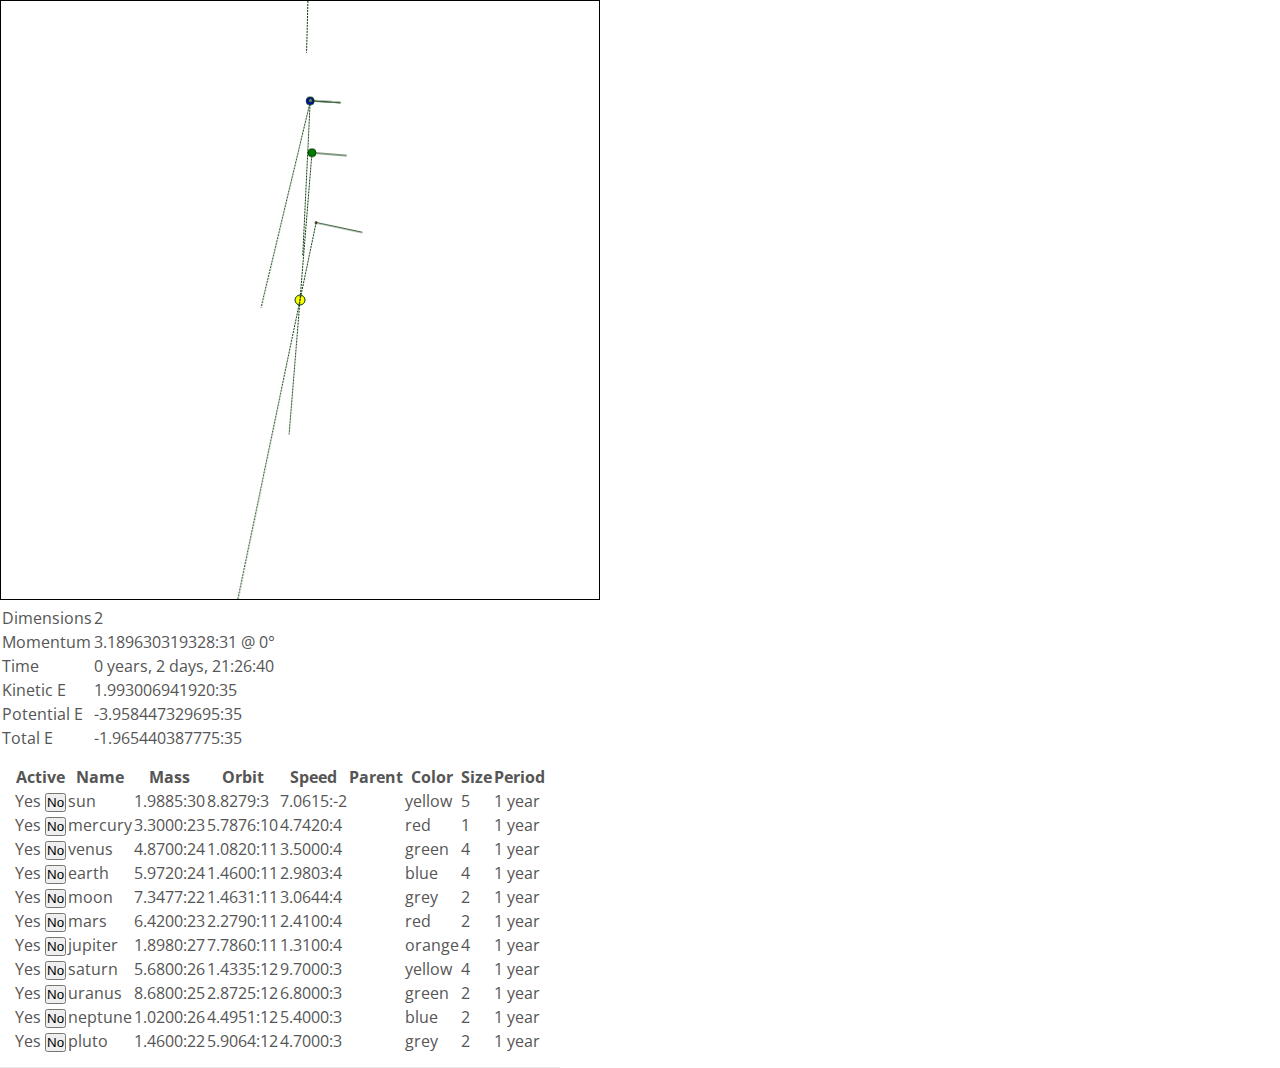
<file: index.html>
<!DOCTYPE html>
<html lang="en">

<head>
  <meta charset="UTF-8">
  <link href="https://fonts.googleapis.com/css?family=Open+Sans:100,300,400,600" rel="stylesheet" type="text/css">
  <link href="http://code.ionicframework.com/ionicons/2.0.1/css/ionicons.min.css" rel="stylesheet" type="text/css">
  <link type="text/css" rel="stylesheet" href="style.css">
  <title>Gravity</title>
</head>

<body>
  <div class="drawing">
    <canvas class="planets" id="canvas" width="600" height="600"></canvas>
  </div>

  <div class="info">
    <table class="info">
      <tr>
        <td><div class="info__label">Dimensions</div></td>
        <td><div class="info__dimensions--value">--2--</div></td>
      </tr><tr>
        <td><div class="info__label">Momentum</div></td>
        <td><div class="info__momentum--value">1.2345:21</div></td>
      </tr><tr>
        <td><div class="info__label">Time</div></td>
        <td><div class="info__time--value">yyyy:dddd:hh:mm:ss</div></td>
      </tr><tr>
        <td><div class="info__label">Kinetic E</div></td>
        <td><div class="info__kinetic--value">1.2345:21</div></td>
      </tr><tr>
        <td><div class="info__label">Potential E</div></td>
        <td><div class="info__potential--value">1.2345:21</div></td>
      </tr><tr>
        <td><div class="info__label">Total E</div></td>
        <td><div class="info__total--value">1.2345:21</div></td>
      </tr>
    </table>
  </div>

  
  <table class="item__list">
    <tr class="item">
      <th><div class="item__active">Active</div></th>
      <th><div class="item__name">Name</div></th>
      <th><div class="item__mass">Mass</div></th>
      <th><div class="item__orbit">Orbit</div></th>
      <th><div class="item__speed">Speed</div></th>
      <th><div class="item__parent">Parent</div></th>
      <th><div class="item__color">Color</div></th>
      <th><div class="item__size">Size</div></th>
      <th><div class="item__period">Period</div></th>
    </tr>
  </table>
</body>
<script src="gravity.js"></script>
</file>
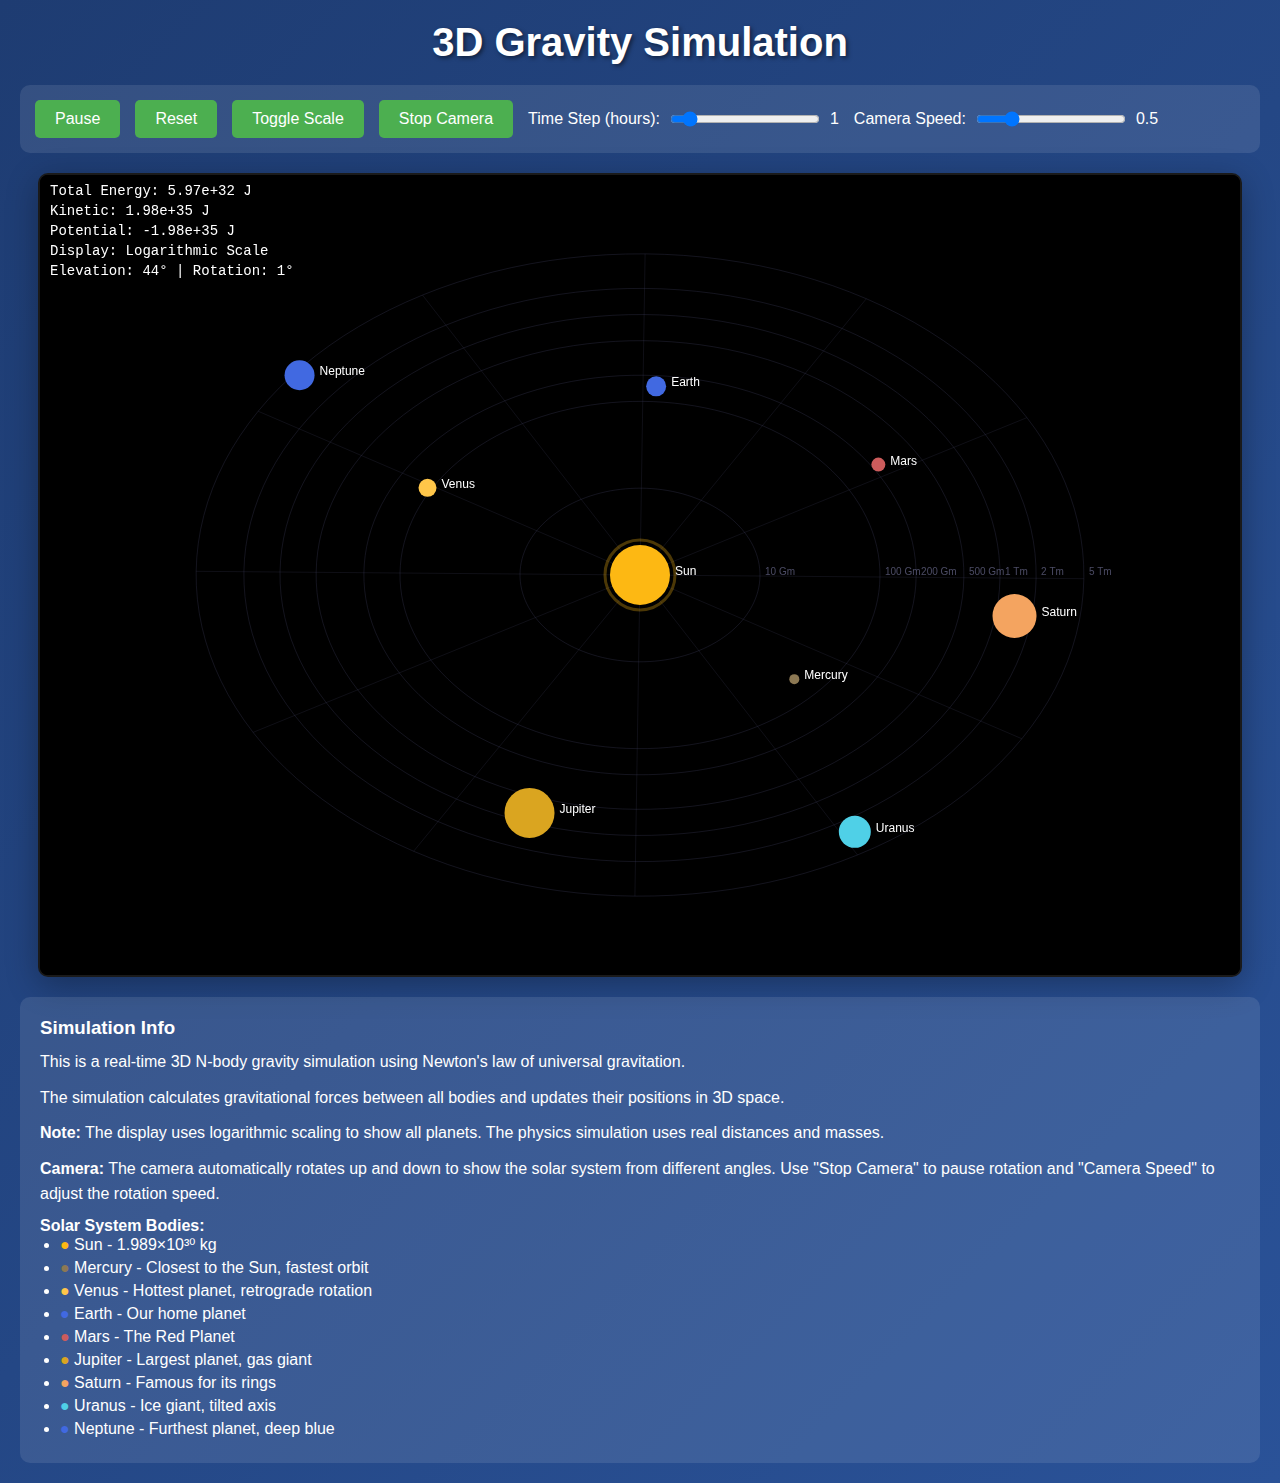
<file: gravity_simulation.html>
<!DOCTYPE html>
<html lang="en">
<head>
    <meta charset="UTF-8">
    <meta name="viewport" content="width=device-width, initial-scale=1.0">
    <title>3D Gravity Simulation</title>
    <link rel="stylesheet" href="styled_components.css">
</head>
<body>
    <div class="container">
        <h1>3D Gravity Simulation</h1>
        <div class="controls">
            <button id="pauseBtn" onclick="togglePause()">Pause</button>
            <button onclick="resetSimulation()">Reset</button>
            <button onclick="toggleScale()">Toggle Scale</button>
            <button id="cameraRotateBtn" onclick="toggleCameraRotation()">Stop Camera</button>
            <label>
                Time Step (hours): 
                <input type="range" id="timeStep" min="0.1" max="10" step="0.1" value="1" 
                       oninput="uni.setTimeStep(this.value * 3600); document.getElementById('timeStepValue').textContent = this.value;">
                <span id="timeStepValue">1</span>
            </label>
            <label>
                Camera Speed: 
                <input type="range" id="cameraSpeed" min="0.1" max="2" step="0.1" value="0.5" 
                       oninput="setCameraSpeed(this.value); document.getElementById('cameraSpeedValue').textContent = this.value;">
                <span id="cameraSpeedValue">0.5</span>
            </label>
        </div>
        <canvas id="universe" width="1200" height="800"></canvas>
        <div class="info">
            <h3>Simulation Info</h3>
            <p>This is a real-time 3D N-body gravity simulation using Newton's law of universal gravitation.</p>
            <p>The simulation calculates gravitational forces between all bodies and updates their positions in 3D space.</p>
            <p><strong>Note:</strong> The display uses logarithmic scaling to show all planets. The physics simulation uses real distances and masses.</p>
            <p><strong>Camera:</strong> The camera automatically rotates up and down to show the solar system from different angles. Use "Stop Camera" to pause rotation and "Camera Speed" to adjust the rotation speed.</p>
            <h4>Solar System Bodies:</h4>
            <ul>
                <li><strong style="color: #FDB813;">●</strong> Sun - 1.989×10³⁰ kg</li>
                <li><strong style="color: #8C7853;">●</strong> Mercury - Closest to the Sun, fastest orbit</li>
                <li><strong style="color: #FFC649;">●</strong> Venus - Hottest planet, retrograde rotation</li>
                <li><strong style="color: #4169E1;">●</strong> Earth - Our home planet</li>
                <li><strong style="color: #CD5C5C;">●</strong> Mars - The Red Planet</li>
                <li><strong style="color: #DAA520;">●</strong> Jupiter - Largest planet, gas giant</li>
                <li><strong style="color: #F4A460;">●</strong> Saturn - Famous for its rings</li>
                <li><strong style="color: #4FD0E7;">●</strong> Uranus - Ice giant, tilted axis</li>
                <li><strong style="color: #4169E1;">●</strong> Neptune - Furthest planet, deep blue</li>
            </ul>
        </div>
    </div>
    <script src="gravity_simulation.js"></script>
</body>
</html>
</file>
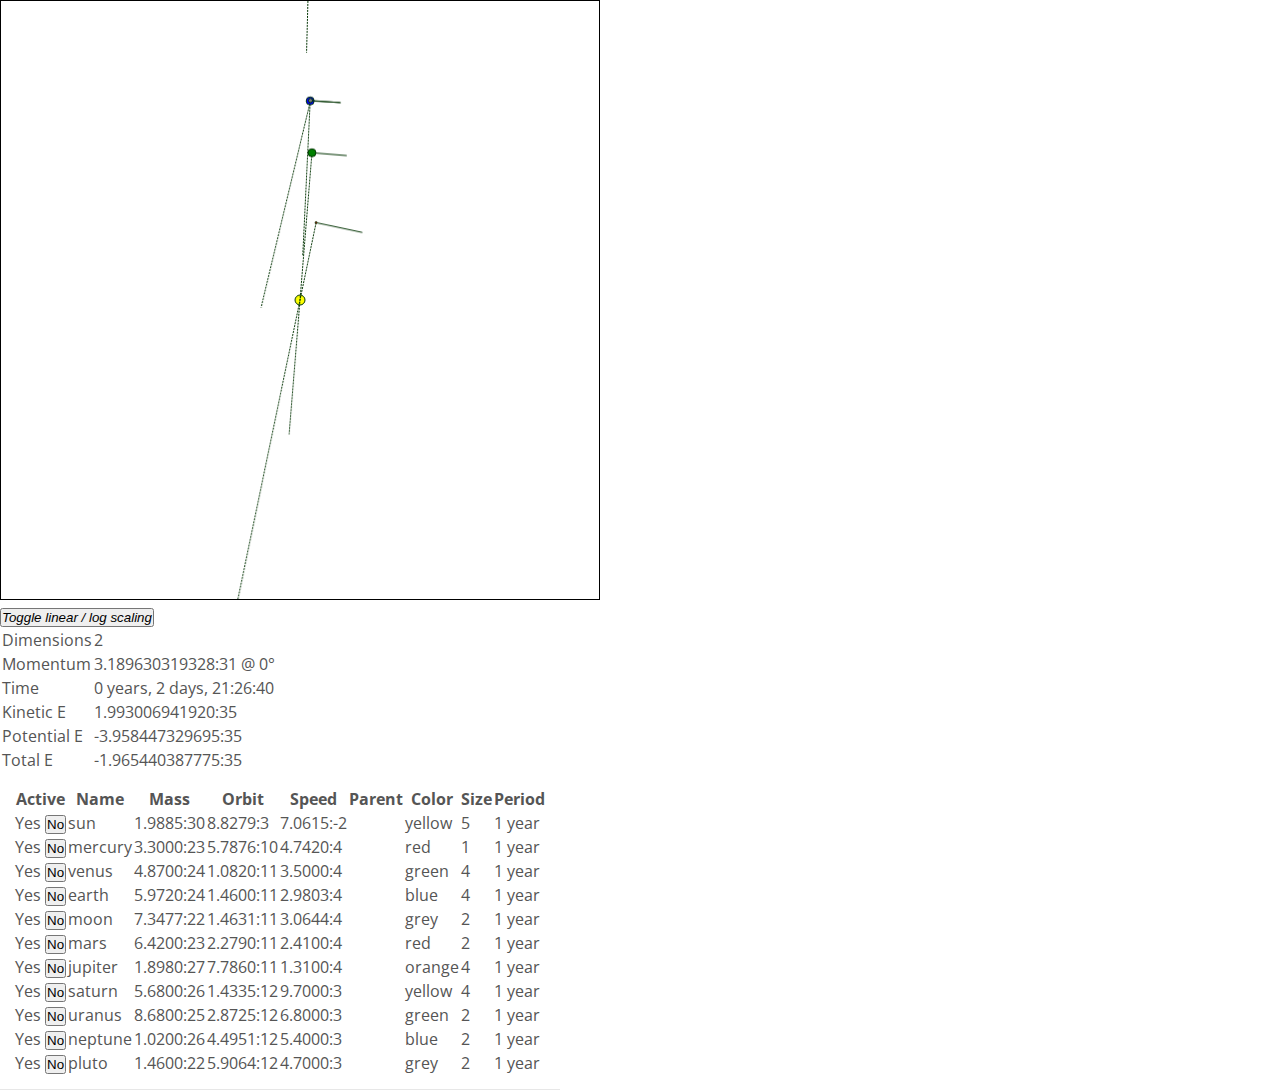
<file: index-new.html>
<!DOCTYPE html>
<html lang="en">

<head>
  <meta charset="UTF-8">
  <link href="https://fonts.googleapis.com/css?family=Open+Sans:100,300,400,600" rel="stylesheet" type="text/css">
  <link href="http://code.ionicframework.com/ionicons/2.0.1/css/ionicons.min.css" rel="stylesheet" type="text/css">
  <link type="text/css" rel="stylesheet" href="style.css">
  <title>Gravity</title>
</head>

<body>
  <div class="drawing">
    <canvas class="planets" id="canvas" width="600" height="600"></canvas>
  </div>

  <div class="info">
    <table class="info">
      <tr>
        <td><div class="info__label">Dimensions</div></td>
        <td><div class="info__dimensions--value">--2--</div></td>
      </tr><tr>
        <td><div class="info__label">Momentum</div></td>
        <td><div class="info__momentum--value">1.2345:21</div></td>
      </tr><tr>
        <td><div class="info__label">Time</div></td>
        <td><div class="info__time--value">yyyy:dddd:hh:mm:ss</div></td>
      </tr><tr>
        <td><div class="info__label">Kinetic E</div></td>
        <td><div class="info__kinetic--value">1.2345:21</div></td>
      </tr><tr>
        <td><div class="info__label">Potential E</div></td>
        <td><div class="info__potential--value">1.2345:21</div></td>
      </tr><tr>
        <td><div class="info__label">Total E</div></td>
        <td><div class="info__total--value">1.2345:21</div></td>
      </tr>
      <div class="control__container">
        <button class="toggle_log__btn"><i class="ion-ios-checkmark-outline">Toggle linear / log scaling</i></button>
    </div>
    </table>
  </div>

  
  <table class="item__list">
    <tr class="item">
      <th><div class="item__active">Active</div></th>
      <th><div class="item__name">Name</div></th>
      <th><div class="item__mass">Mass</div></th>
      <th><div class="item__orbit">Orbit</div></th>
      <th><div class="item__speed">Speed</div></th>
      <th><div class="item__parent">Parent</div></th>
      <th><div class="item__color">Color</div></th>
      <th><div class="item__size">Size</div></th>
      <th><div class="item__period">Period</div></th>
    </tr>
  </table>
</body>
<script src="gravity.js"></script>
</file>
<file: style.css>
/**********************************************
*** GENERAL
**********************************************/

* {
    margin: 0;
    padding: 0;
    box-sizing: border-box;
}

.clearfix::after {
    content: "";
    display: table;
    clear: both;
}

body {
    color: #555;
    font-family: Open Sans;
    font-size: 16px;
    position: relative;
    height: 100vh;
    font-weight: 400;
}

.right { float: right; }
.red { color: #FF5049 !important; }
.red-focus:focus { border: 1px solid #FF5049 !important; }

/**********************************************
*** TOP PART
**********************************************/

.planets {
    width: 600px;
    height: 600px;
    /*background-image: linear-gradient(rgba(0, 0, 0, 0.35), rgba(0, 0, 0, 0.35)), url(background.jpg);*/
    background-size: cover;
    background-position: center;    
    position: relative; 
    left: 0; 
    top: 0; 
    z-index: 0; 
    border:1px solid #000000;
}


.budget {
    position: absolute;
    width: 350px;
    top: 50%;
    left: 50%;
    transform: translate(-50%, -50%);
    color: #fff;
}

.budget__title {
    font-size: 18px;
    text-align: center;
    margin-bottom: 10px;
    font-weight: 300;
}

.budget__value {
    font-weight: 300;
    font-size: 46px;
    text-align: center;
    margin-bottom: 25px;
    letter-spacing: 2px;
}

.budget__income,
.budget__expenses {
    padding: 12px;
    text-transform: uppercase;
}

.budget__income {
    margin-bottom: 10px;
    background-color: #28B9B5;
}

.budget__expenses {
    background-color: #FF5049;
}

.budget__income--text,
.budget__expenses--text {
    float: left;
    font-size: 13px;
    color: #444;
    margin-top: 2px;
}

.budget__income--value,
.budget__expenses--value {
    letter-spacing: 1px;
    float: left;
}

.budget__income--percentage,
.budget__expenses--percentage {
    float: left;
    width: 34px;
    font-size: 11px;
    padding: 3px 0;
    margin-left: 10px;
}

.budget__expenses--percentage {
    background-color: rgba(255, 255, 255, 0.2);
    text-align: center;
    border-radius: 3px;
}


/**********************************************
*** BOTTOM PART
**********************************************/

/***** FORM *****/
.add {
    padding: 14px;
    border-bottom: 1px solid #e7e7e7;
    background-color: #f7f7f7;
}

.add__container {
    margin: 0 auto;
    text-align: center;
}

.add__type {
    width: 55px;
    border: 1px solid #e7e7e7;
    height: 44px;
    font-size: 18px;
    color: inherit;
    background-color: #fff;
    margin-right: 10px;
    font-weight: 300;
    transition: border 0.3s;
}

.add__description,
.add__value {
    border: 1px solid #e7e7e7;
    background-color: #fff;
    color: inherit;
    font-family: inherit;
    font-size: 14px;
    padding: 12px 15px;
    margin-right: 10px;
    border-radius: 5px;
    transition: border 0.3s;
}

.add__description { width: 400px;}
.add__value { width: 100px;}

.add__btn {
    font-size: 35px;
    background: none;
    border: none;
    color: #28B9B5;
    cursor: pointer;
    display: inline-block;
    vertical-align: middle;
    line-height: 1.1;
    margin-left: 10px;
}

.add__btn:active { transform: translateY(2px); }

.add__type:focus,
.add__description:focus,
.add__value:focus {
    outline: none;
    border: 1px solid #28B9B5;
}

.add__btn:focus { outline: none; }

/***** LISTS *****/
.container {
    width: 1000px;
    margin: 60px auto;
}

.income {
    float: left;
    width: 475px;
    margin-right: 50px;
}

.expenses {
    float: left;
    width: 475px;
}

h2 {
    text-transform: uppercase;
    font-size: 18px;
    font-weight: 400;
    margin-bottom: 15px;
}

.item__list {
    padding: 13px;
    border-bottom: 1px solid #e7e7e7;
}

.item {
    padding: 13px;
    border: 1px solid #e7e7e7;
}

.item:first-child { border-top: 1px solid #e7e7e7; }
.item:nth-child(even) { background-color: #f7f7f7; }

.item__description {
    float: left;
}

.item__value {
    float: left;
    transition: transform 0.3s;
}

.item__percentage {
    float: left;
    margin-left: 20px;
    transition: transform 0.3s;
    font-size: 11px;
    background-color: #FFDAD9;
    padding: 3px;
    border-radius: 3px;
    width: 32px;
    text-align: center;
}

.income .item__value,
.income .item__delete--btn {
    color: #28B9B5;
}

.expenses .item__value,
.expenses .item__percentage,
.expenses .item__delete--btn {
    color: #FF5049;
}


.item__delete {
    float: left;
}

.item__delete--btn {
    font-size: 22px;
    background: none;
    border: none;
    cursor: pointer;
    display: inline-block;
    vertical-align: middle;
    line-height: 1;
    display: none;
}

.item__delete--btn:focus { outline: none; }
.item__delete--btn:active { transform: translateY(2px); }

.item:hover .item__delete--btn { display: block; }
.item:hover .item__value { transform: translateX(-20px); }
.item:hover .item__percentage { transform: translateX(-20px); }


.unpaid {
    background-color: #FFDAD9 !important;
    cursor: pointer;
    color: #FF5049;

}

.unpaid .item__percentage { box-shadow: 0 2px 6px 0 rgba(0, 0, 0, 0.1); }
.unpaid:hover .item__description { font-weight: 900; }
</file>
<file: styled_components.css>
* {
    margin: 0;
    padding: 0;
    box-sizing: border-box;
}

body {
    font-family: 'Arial', sans-serif;
    background: linear-gradient(135deg, #1e3c72 0%, #2a5298 100%);
    color: #fff;
    min-height: 100vh;
    padding: 20px;
}

.container {
    max-width: 1400px;
    margin: 0 auto;
}

h1 {
    text-align: center;
    margin-bottom: 20px;
    font-size: 2.5em;
    text-shadow: 2px 2px 4px rgba(0, 0, 0, 0.5);
}

.controls {
    background: rgba(255, 255, 255, 0.1);
    padding: 15px;
    border-radius: 10px;
    margin-bottom: 20px;
    display: flex;
    gap: 15px;
    align-items: center;
    flex-wrap: wrap;
}

button {
    background: #4CAF50;
    color: white;
    border: none;
    padding: 10px 20px;
    border-radius: 5px;
    cursor: pointer;
    font-size: 16px;
    transition: background 0.3s;
}

button:hover {
    background: #45a049;
}

label {
    display: flex;
    align-items: center;
    gap: 10px;
}

input[type="range"] {
    width: 150px;
}

#universe {
    display: block;
    margin: 0 auto;
    background: #000;
    border-radius: 10px;
    box-shadow: 0 8px 32px rgba(0, 0, 0, 0.3);
    border: 2px solid rgba(255, 255, 255, 0.1);
}

.info {
    background: rgba(255, 255, 255, 0.1);
    padding: 20px;
    border-radius: 10px;
    margin-top: 20px;
}

.info h3 {
    margin-bottom: 10px;
}

.info p {
    margin-bottom: 10px;
    line-height: 1.6;
}

.info ul {
    margin-left: 20px;
}

.info li {
    margin-bottom: 5px;
}
</file>
